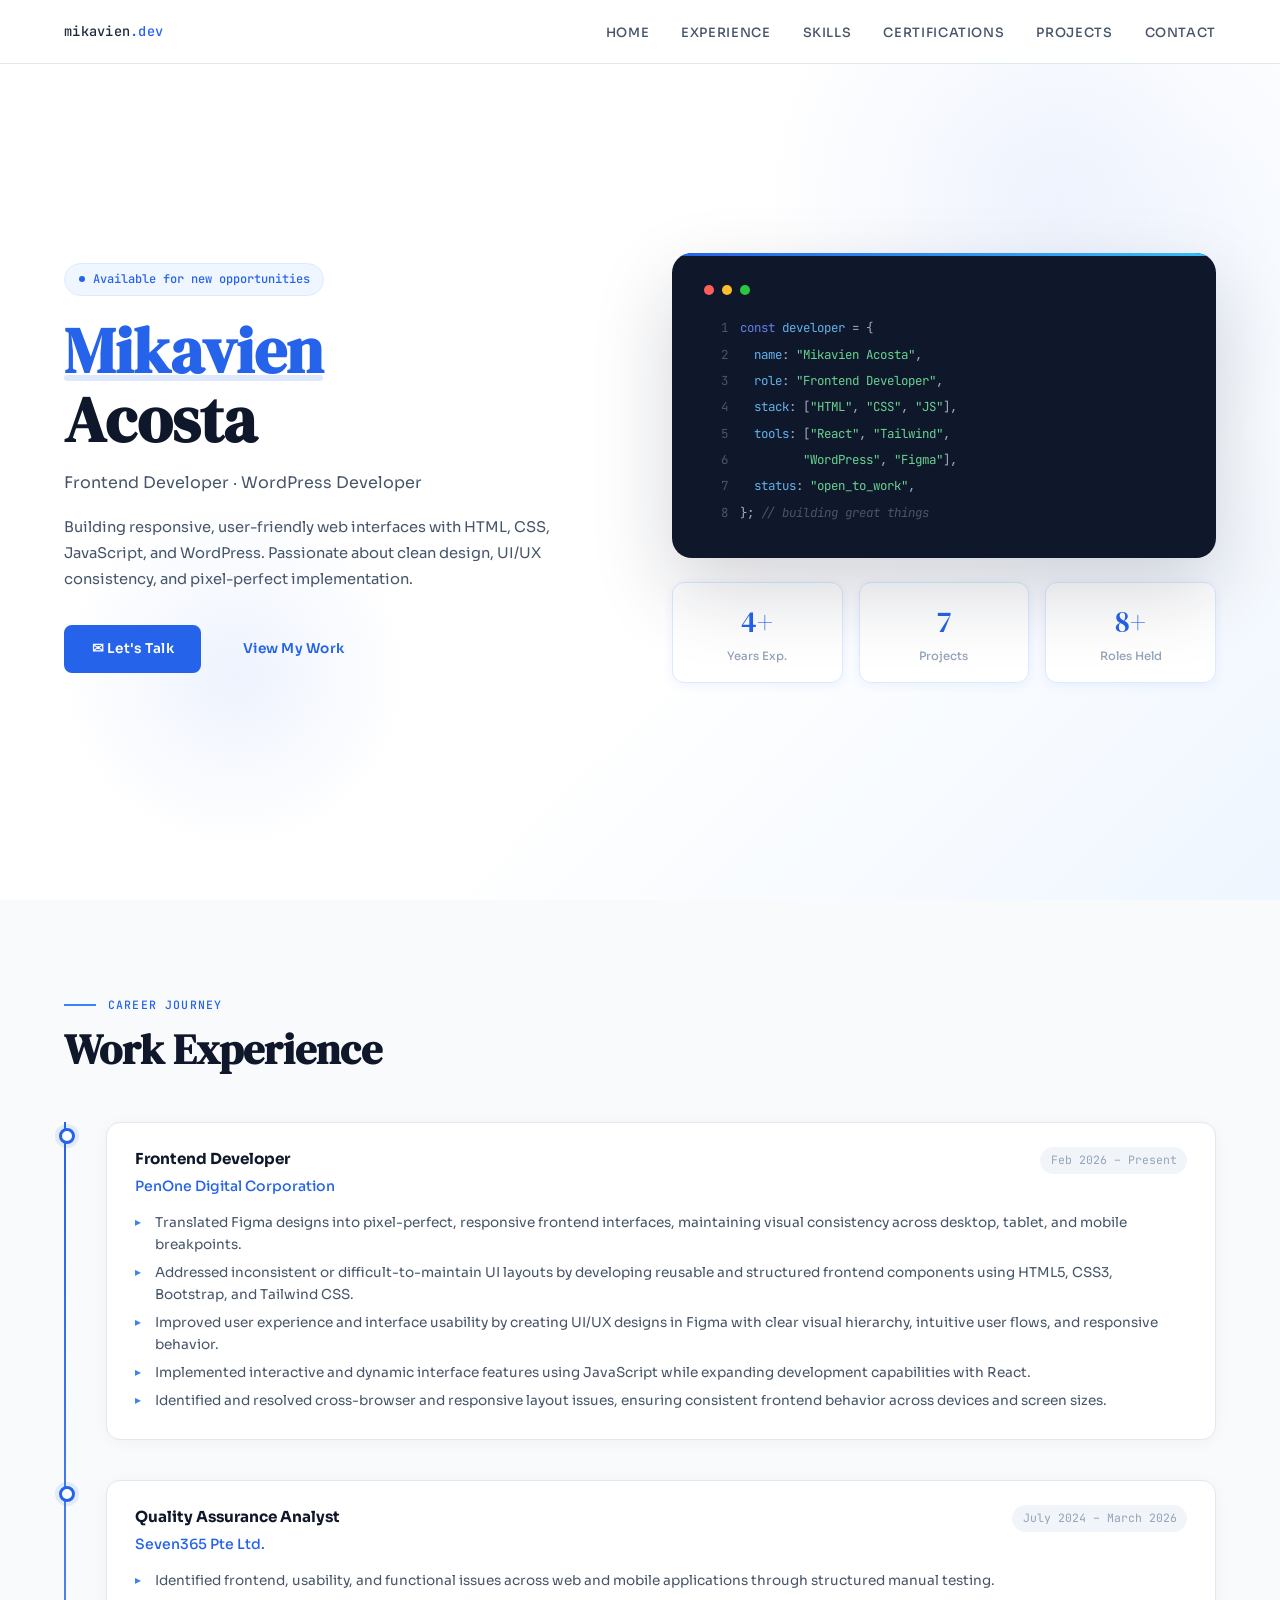
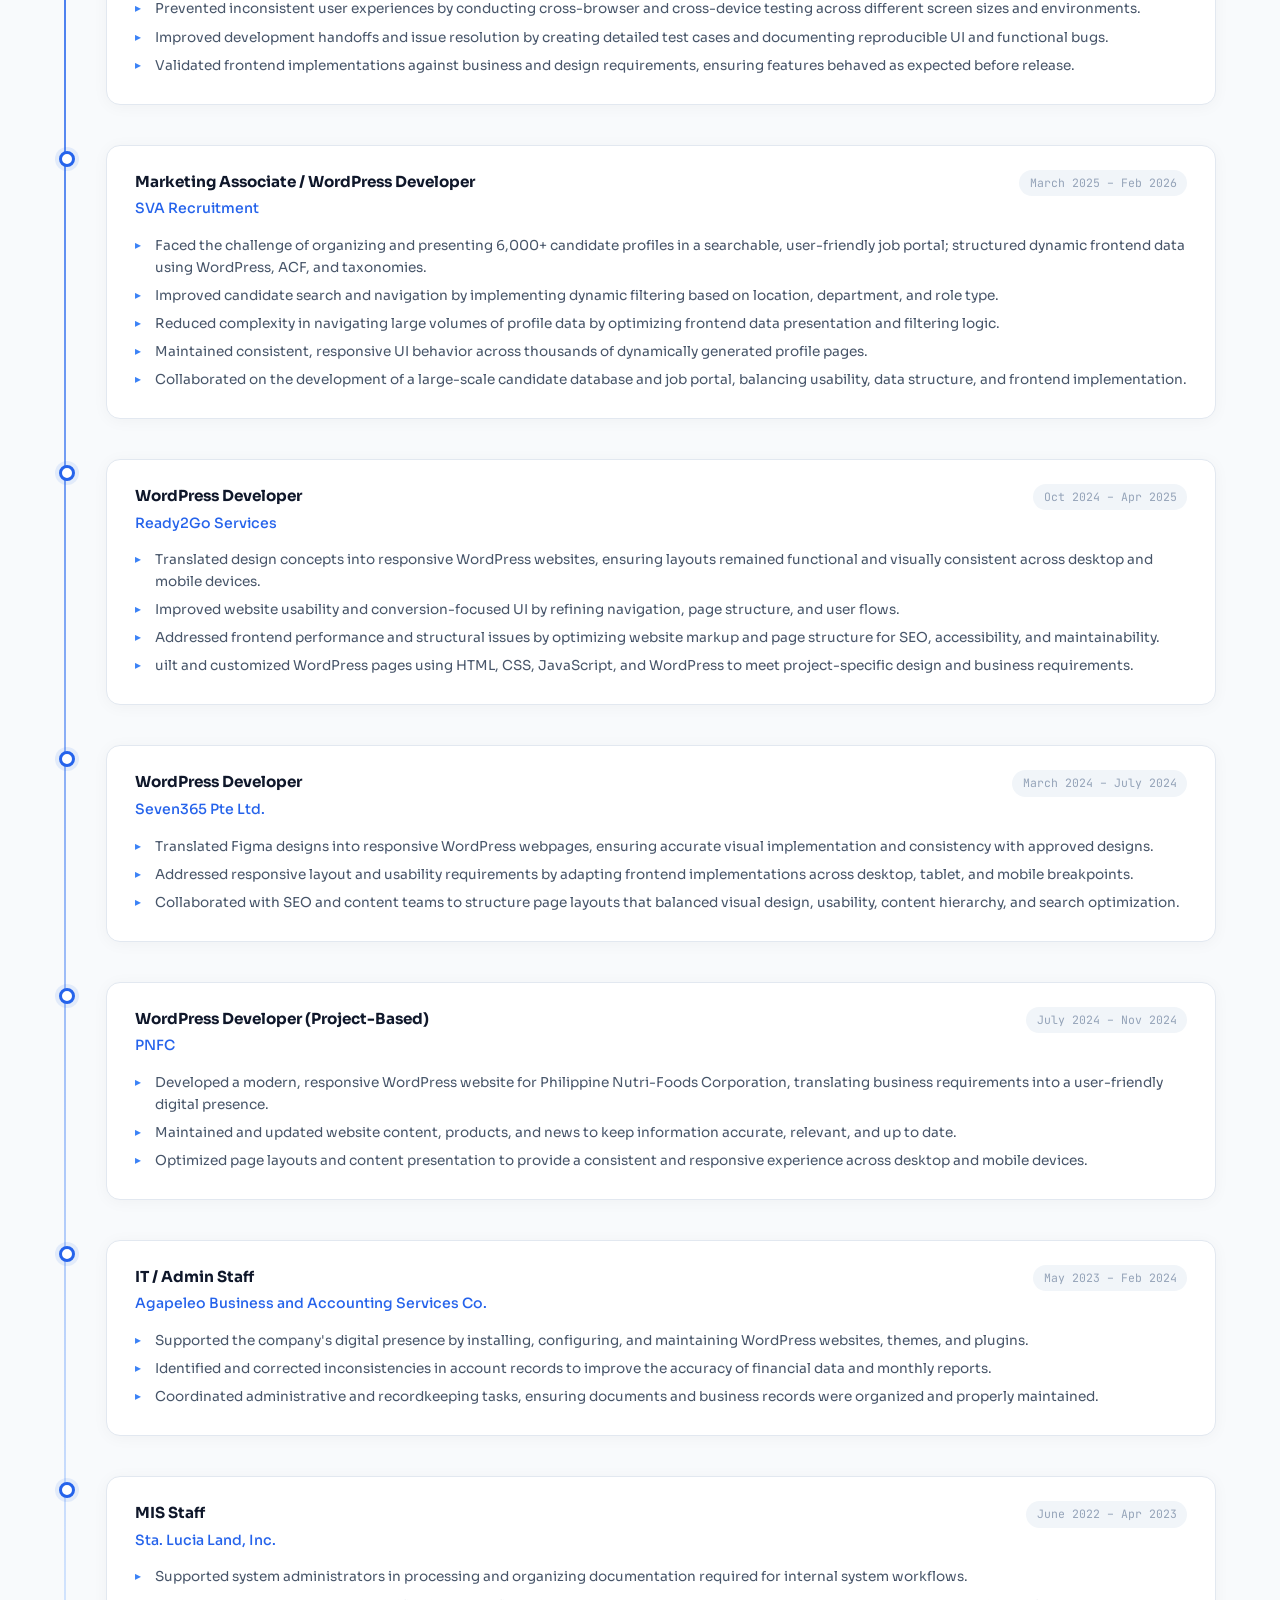
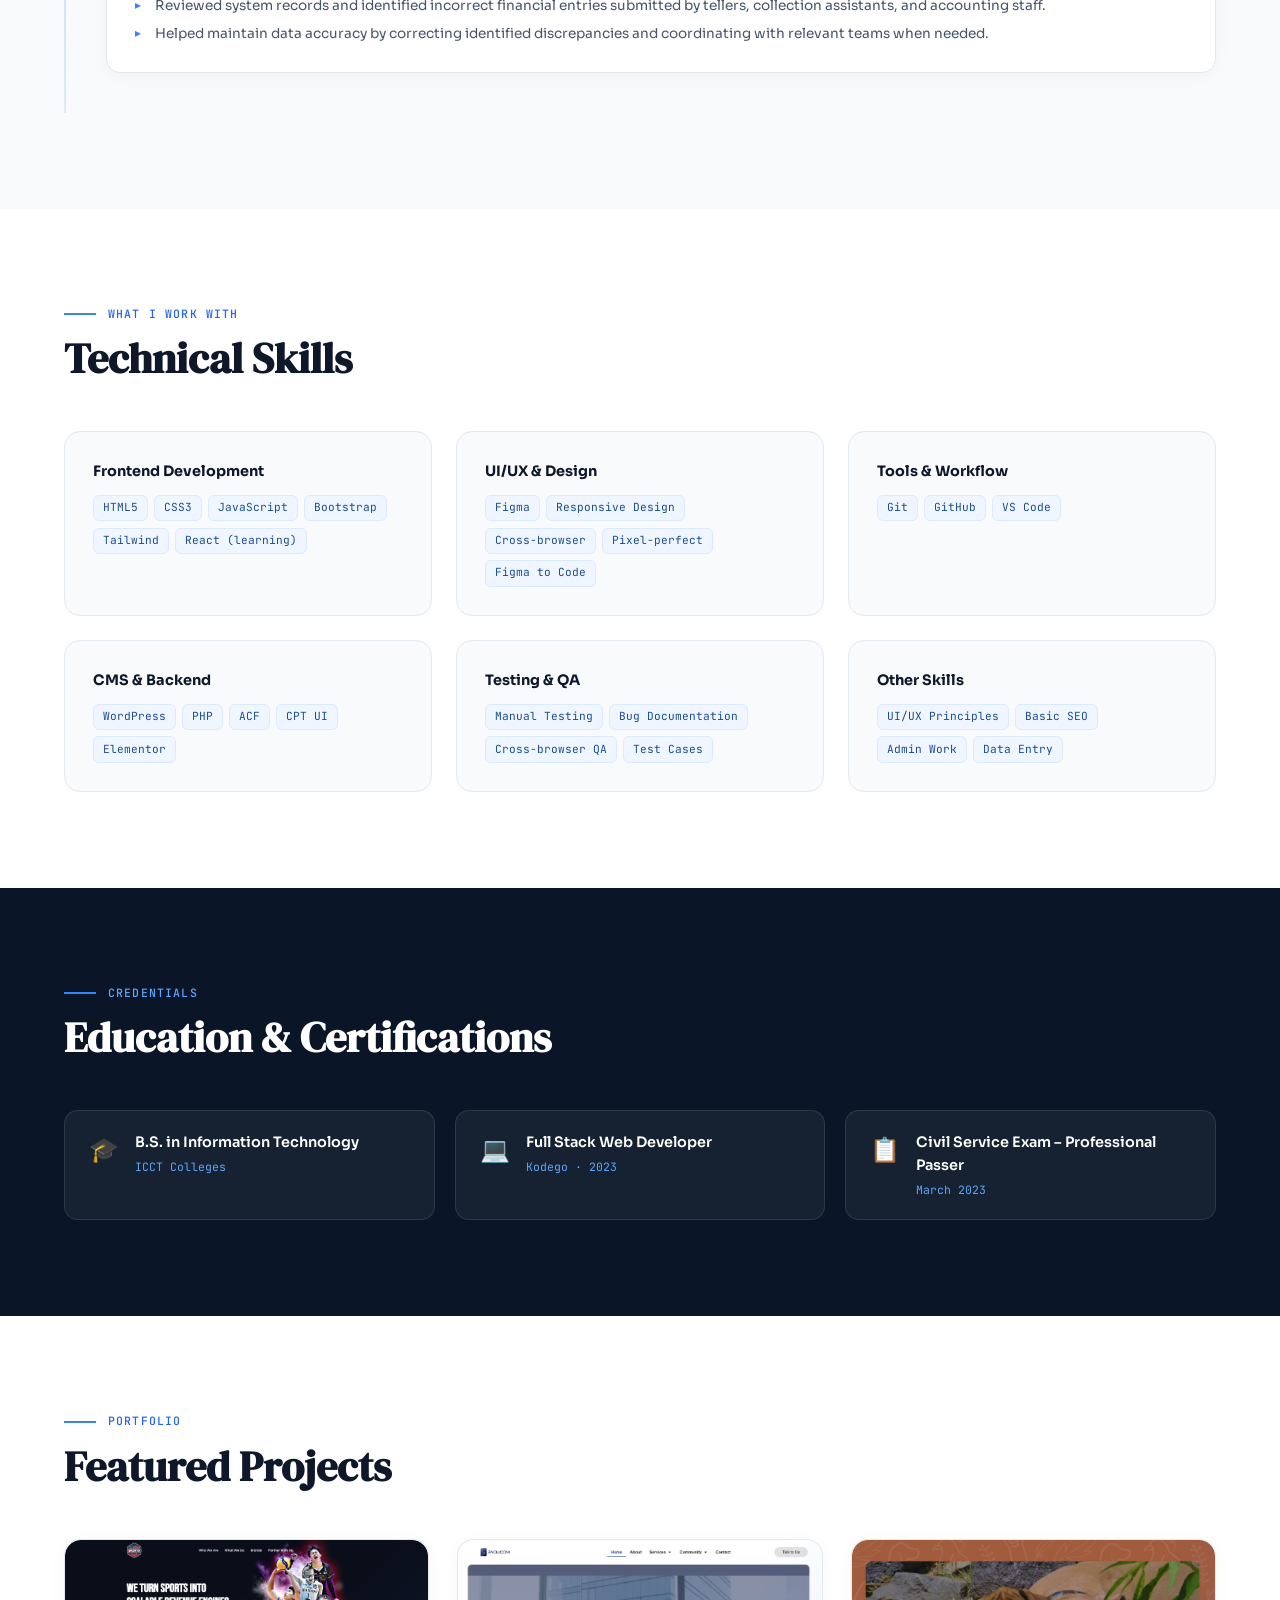
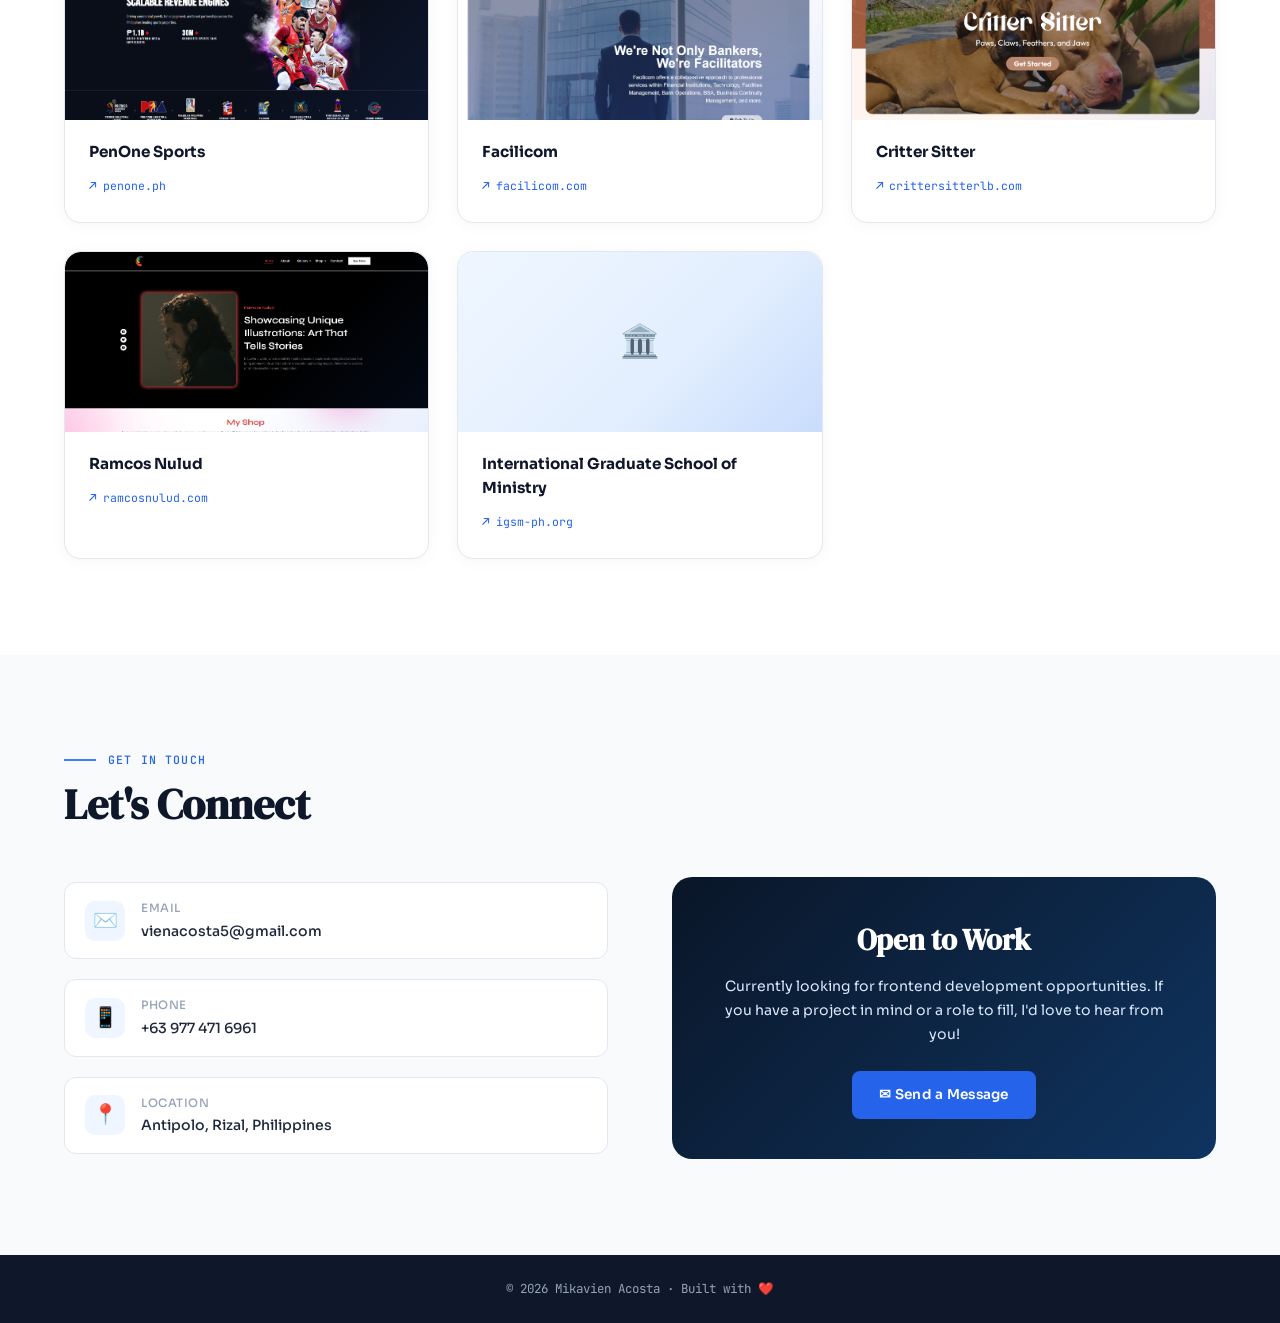
<file: index.html>
<!DOCTYPE html>
<html lang="en">

<head>
  <meta charset="UTF-8" />
  <meta name="viewport" content="width=device-width, initial-scale=1.0" />
  <title>Mikavien Acosta — Frontend Developer</title>
  <link rel="preconnect" href="https://fonts.googleapis.com">
  <link
    href="https://fonts.googleapis.com/css2?family=Sora:wght@300;400;500;600;700;800&family=DM+Serif+Display:ital@0;1&family=JetBrains+Mono:wght@400;500&display=swap"
    rel="stylesheet">
  <link rel="stylesheet" href="portfolio.css">
</head>

<body>

  <!-- NAV -->
  <nav id="navbar">
    <div class="nav-logo"><span>mikavien</span>.dev</div>
    <ul class="nav-links">
      <li><a href="#home">Home</a></li>
      <li><a href="#experience">Experience</a></li>
      <li><a href="#skills">Skills</a></li>
      <li><a href="#certifications">Certifications</a></li>
      <li><a href="#projects">Projects</a></li>
      <li><a href="#contact">Contact</a></li>
    </ul>
  </nav>

  <!-- HERO -->
  <section id="home">
    <div class="hero-bg-circles">
      <span></span><span></span><span></span>
    </div>
    <div class="hero-grid">
      <div class="hero-content">
        <div class="hero-tag">Available for new opportunities</div>
        <h1 class="hero-name">
          <span class="highlight">Mikavien</span><br>Acosta
        </h1>
        <p class="hero-subtitle">Frontend Developer · WordPress Developer</p>
        <p class="hero-summary">
          Building responsive, user-friendly web interfaces with HTML, CSS, JavaScript, and WordPress. Passionate about
          clean design, UI/UX consistency, and pixel-perfect implementation.
        </p>
        <div class="hero-contacts">
          <a href="mailto:vienacosta5@gmail.com" class="btn-primary">✉ Let's Talk</a>
          <a href="#projects" class="btn-outline">View My Work</a>
        </div>
      </div>
      <div class="hero-visual">
        <div class="hero-card">
          <div class="card-header">
            <div class="dot r"></div>
            <div class="dot y"></div>
            <div class="dot g"></div>
          </div>
          <div class="card-line"><span class="line-num">1</span><span class="line-code"><span class="kw">const</span>
              <span class="prop">developer</span> = {</span></div>
          <div class="card-line"><span class="line-num">2</span><span class="line-code">&nbsp;&nbsp;<span
                class="prop">name</span>: <span class="str">"Mikavien Acosta"</span>,</span></div>
          <div class="card-line"><span class="line-num">3</span><span class="line-code">&nbsp;&nbsp;<span
                class="prop">role</span>: <span class="str">"Frontend Developer"</span>,</span></div>
          <div class="card-line"><span class="line-num">4</span><span class="line-code">&nbsp;&nbsp;<span
                class="prop">stack</span>: [<span class="str">"HTML"</span>, <span class="str">"CSS"</span>, <span
                class="str">"JS"</span>],</span></div>
          <div class="card-line"><span class="line-num">5</span><span class="line-code">&nbsp;&nbsp;<span
                class="prop">tools</span>: [<span class="str">"React"</span>, <span
                class="str">"Tailwind"</span>,</span></div>
          <div class="card-line"><span class="line-num">6</span><span
              class="line-code">&nbsp;&nbsp;&nbsp;&nbsp;&nbsp;&nbsp;&nbsp;&nbsp;&nbsp;<span
                class="str">"WordPress"</span>, <span class="str">"Figma"</span>],</span></div>
          <div class="card-line"><span class="line-num">7</span><span class="line-code">&nbsp;&nbsp;<span
                class="prop">status</span>: <span class="str">"open_to_work"</span>,</span></div>
          <div class="card-line"><span class="line-num">8</span><span class="line-code">}; <span class="comment">//
                building great things</span></span></div>
        </div>
        <div class="hero-stats">
          <div class="stat-box">
            <div class="stat-num">4+</div>
            <div class="stat-label">Years Exp.</div>
          </div>
          <div class="stat-box">
            <div class="stat-num">7</div>
            <div class="stat-label">Projects</div>
          </div>
          <div class="stat-box">
            <div class="stat-num">8+</div>
            <div class="stat-label">Roles Held</div>
          </div>
        </div>
      </div>
    </div>
  </section>

  <!-- EXPERIENCE -->
  <section id="experience">
    <div class="section-inner">
      <p class="section-label">Career Journey</p>
      <h2 class="section-title">Work Experience</h2>
      <div class="timeline">

        <div class="exp-item">
          <div class="exp-dot"></div>
          <div class="exp-card">
            <div class="exp-header">
              <div>
                <div class="exp-role">Frontend Developer</div>
                <div class="exp-company">PenOne Digital Corporation</div>
              </div>
              <span class="exp-date">Feb 2026 – Present</span>
            </div>
            <ul class="exp-bullets">
              <li>Translated Figma designs into pixel-perfect, responsive frontend interfaces, maintaining visual consistency across desktop, tablet, and mobile breakpoints.</li>
              <li>Addressed inconsistent or difficult-to-maintain UI layouts by developing reusable and structured frontend components using HTML5, CSS3, Bootstrap, and Tailwind CSS.</li>
              <li>Improved user experience and interface usability by creating UI/UX designs in Figma with clear visual hierarchy, intuitive user flows, and responsive behavior.</li>
              <li>Implemented interactive and dynamic interface features using JavaScript while expanding development capabilities with React.</li>
              <li>Identified and resolved cross-browser and responsive layout issues, ensuring consistent frontend behavior across devices and screen sizes.</li>
            </ul>
          </div>
        </div>

        <div class="exp-item">
          <div class="exp-dot"></div>
          <div class="exp-card">
            <div class="exp-header">
              <div>
                <div class="exp-role">Quality Assurance Analyst</div>
                <div class="exp-company">Seven365 Pte Ltd.</div>
              </div>
              <span class="exp-date">July 2024 – March 2026</span>
            </div>
            <ul class="exp-bullets">
              <li>Identified frontend, usability, and functional issues across web and mobile applications through structured manual testing.</li>
              <li>Prevented inconsistent user experiences by conducting cross-browser and cross-device testing across different screen sizes and environments.</li>
              <li>Improved development handoffs and issue resolution by creating detailed test cases and documenting reproducible UI and functional bugs.</li>
              <li>Validated frontend implementations against business and design requirements, ensuring features behaved as expected before release.</li>
            </ul>
          </div>
        </div>

        <div class="exp-item">
          <div class="exp-dot"></div>
          <div class="exp-card">
            <div class="exp-header">
              <div>
                <div class="exp-role">Marketing Associate / WordPress Developer</div>
                <div class="exp-company">SVA Recruitment</div>
              </div>
              <span class="exp-date">March 2025 – Feb 2026</span>
            </div>
            <ul class="exp-bullets">
              <li>Faced the challenge of organizing and presenting 6,000+ candidate profiles in a searchable, user-friendly job portal; structured dynamic frontend data using WordPress, ACF, and taxonomies.
              </li>
              <li>Improved candidate search and navigation by implementing dynamic filtering based on location, department, and role type.</li>
              <li>Reduced complexity in navigating large volumes of profile data by optimizing frontend data presentation and filtering logic.</li>
              <li>Maintained consistent, responsive UI behavior across thousands of dynamically generated profile pages.</li>
              <li>Collaborated on the development of a large-scale candidate database and job portal, balancing usability, data structure, and frontend implementation.</li>
            </ul>
          </div>
        </div>

        <div class="exp-item">
          <div class="exp-dot"></div>
          <div class="exp-card">
            <div class="exp-header">
              <div>
                <div class="exp-role">WordPress Developer</div>
                <div class="exp-company">Ready2Go Services</div>
              </div>
              <span class="exp-date">Oct 2024 – Apr 2025</span>
            </div>
            <ul class="exp-bullets">
              <li>Translated design concepts into responsive WordPress websites, ensuring layouts remained functional and visually consistent across desktop and mobile devices.</li>
              <li>Improved website usability and conversion-focused UI by refining navigation, page structure, and user flows.</li>
              <li>Addressed frontend performance and structural issues by optimizing website markup and page structure for SEO, accessibility, and maintainability.</li>
              <li>uilt and customized WordPress pages using HTML, CSS, JavaScript, and WordPress to meet project-specific design and business requirements.</li>
            </ul>
          </div>
        </div>

        <div class="exp-item">
          <div class="exp-dot"></div>
          <div class="exp-card">
            <div class="exp-header">
              <div>
                <div class="exp-role">WordPress Developer</div>
                <div class="exp-company">Seven365 Pte Ltd.</div>
              </div>
              <span class="exp-date">March 2024 – July 2024</span>
            </div>
            <ul class="exp-bullets">
              <li>Translated Figma designs into responsive WordPress webpages, ensuring accurate visual implementation and consistency with approved designs.</li>
              <li>Addressed responsive layout and usability requirements by adapting frontend implementations across desktop, tablet, and mobile breakpoints.</li>
              <li>Collaborated with SEO and content teams to structure page layouts that balanced visual design, usability, content hierarchy, and search optimization.</li>
            </ul>
          </div>
        </div>

        <div class="exp-item">
          <div class="exp-dot"></div>
          <div class="exp-card">
            <div class="exp-header">
              <div>
                <div class="exp-role">WordPress Developer (Project-Based)</div>
                <div class="exp-company">PNFC</div>
              </div>
              <span class="exp-date">July 2024 – Nov 2024</span>
            </div>
            <ul class="exp-bullets">
              <li>Developed a modern, responsive WordPress website for Philippine Nutri-Foods Corporation, translating business requirements into a user-friendly digital presence.</li>
      <li>Maintained and updated website content, products, and news to keep information accurate, relevant, and up to date.</li>
      <li>Optimized page layouts and content presentation to provide a consistent and responsive experience across desktop and mobile devices.</li>
          </div>
        </div>

        <div class="exp-item">
          <div class="exp-dot"></div>
          <div class="exp-card">
            <div class="exp-header">
              <div>
                <div class="exp-role">IT / Admin Staff</div>
                <div class="exp-company">Agapeleo Business and Accounting Services Co.</div>
              </div>
              <span class="exp-date">May 2023 – Feb 2024</span>
            </div>
            <ul class="exp-bullets">
              <li>Supported the company's digital presence by installing, configuring, and maintaining WordPress websites, themes, and plugins.</li>
      <li>Identified and corrected inconsistencies in account records to improve the accuracy of financial data and monthly reports.</li>
      <li>Coordinated administrative and recordkeeping tasks, ensuring documents and business records were organized and properly maintained.</li>
            </ul>
          </div>
        </div>

        <div class="exp-item">
          <div class="exp-dot"></div>
          <div class="exp-card">
            <div class="exp-header">
              <div>
                <div class="exp-role">MIS Staff</div>
                <div class="exp-company">Sta. Lucia Land, Inc.</div>
              </div>
              <span class="exp-date">June 2022 – Apr 2023</span>
            </div>
            <ul class="exp-bullets">
              <li>Supported system administrators in processing and organizing documentation required for internal system workflows.</li>
      <li>Reviewed system records and identified incorrect financial entries submitted by tellers, collection assistants, and accounting staff.</li>
      <li>Helped maintain data accuracy by correcting identified discrepancies and coordinating with relevant teams when needed.</li>
    </ul>
            </ul>
          </div>
        </div>

      </div>
    </div>
  </section>

  <!-- SKILLS -->
  <section id="skills">
    <div class="section-inner">
      <p class="section-label">What I Work With</p>
      <h2 class="section-title">Technical Skills</h2>
      <div class="skills-grid">
        <div class="skill-card">
          <div class="skill-name">Frontend Development</div>
          <div class="skill-tags">
            <span class="tag">HTML5</span>
            <span class="tag">CSS3</span>
            <span class="tag">JavaScript</span>
            <span class="tag">Bootstrap</span>
            <span class="tag">Tailwind</span>
            <span class="tag">React (learning)</span>
          </div>
        </div>
        <div class="skill-card">
          <div class="skill-name">UI/UX & Design</div>
          <div class="skill-tags">
            <span class="tag">Figma</span>
            <span class="tag">Responsive Design</span>
            <span class="tag">Cross-browser</span>
            <span class="tag">Pixel-perfect</span>
            <span class="tag">Figma to Code</span>
          </div>
        </div>
        <div class="skill-card">
          <div class="skill-name">Tools & Workflow</div>
          <div class="skill-tags">
            <span class="tag">Git</span>
            <span class="tag">GitHub</span>
            <span class="tag">VS Code</span>
          </div>
        </div>
        <div class="skill-card">
          <div class="skill-name">CMS & Backend</div>
          <div class="skill-tags">
            <span class="tag">WordPress</span>
            <span class="tag">PHP</span>
            <span class="tag">ACF</span>
            <span class="tag">CPT UI</span>
            <span class="tag">Elementor</span>
          </div>
        </div>
        <div class="skill-card">
          <div class="skill-name">Testing & QA</div>
          <div class="skill-tags">
            <span class="tag">Manual Testing</span>
            <span class="tag">Bug Documentation</span>
            <span class="tag">Cross-browser QA</span>
            <span class="tag">Test Cases</span>
          </div>
        </div>
        <div class="skill-card">
          <div class="skill-name">Other Skills</div>
          <div class="skill-tags">
            <span class="tag">UI/UX Principles</span>
            <span class="tag">Basic SEO</span>
            <span class="tag">Admin Work</span>
            <span class="tag">Data Entry</span>
          </div>
        </div>
      </div>
    </div>
  </section>

  <!-- CERTIFICATIONS -->
  <section id="certifications">
    <div class="section-inner">
      <p class="section-label">Credentials</p>
      <h2 class="section-title">Education &amp; Certifications</h2>
      <div class="cert-grid">
        <div class="cert-item">
          <div class="cert-icon">🎓</div>
          <div>
            <div class="cert-name">B.S. in Information Technology</div>
            <div class="cert-date">ICCT Colleges</div>
          </div>
        </div>
        <div class="cert-item">
          <div class="cert-icon">💻</div>
          <div>
            <div class="cert-name">Full Stack Web Developer</div>
            <div class="cert-date">Kodego · 2023</div>
          </div>
        </div>
        <div class="cert-item">
          <div class="cert-icon">📋</div>
          <div>
            <div class="cert-name">Civil Service Exam – Professional Passer</div>
            <div class="cert-date">March 2023</div>
          </div>
        </div>
      </div>
    </div>
  </section>

  <!-- PROJECTS -->
  <section id="projects">
    <div class="section-inner">
      <p class="section-label">Portfolio</p>
      <h2 class="section-title">Featured Projects</h2>
      <div class="projects-grid">

        <div class="project-card">
          <div class="project-thumb-placeholder"><img src="img/penone.png" alt="PenOne project"></div>
          <div class="project-body">
            <div class="project-name">PenOne Sports</div>
            <a href="https://penone.ph/" class="project-url" target="_blank">penone.ph</a>
          </div>
        </div>


        <div class="project-card">
          <div class="project-thumb-placeholder"><img src="img/facilicom.png" alt="Facilicom project"></div>
          <div class="project-body">
            <div class="project-name">Facilicom</div>
            <a href="https://facilicomllc.com/" class="project-url" target="_blank">facilicom.com</a>
          </div>
        </div>

        <div class="project-card">
          <div class="project-thumb-placeholder"><img src="img/critter.png" alt="Critter Sitter project"></div>
          <div class="project-body">
            <div class="project-name">Critter Sitter</div>
            <a href="http://crittersitterlb.com/" class="project-url"
              target="_blank">crittersitterlb.com</a>
          </div>
        </div>

        <div class="project-card">
          <div class="project-thumb-placeholder"><img src="img/ramcos.png" alt="Ramcos project"></div>
          <div class="project-body">
            <div class="project-name">Ramcos Nulud</div>
            <a href="https://ramcosnulud.com/" class="project-url" target="_blank">ramcosnulud.com</a>
          </div>
        </div>

        <div class="project-card">
          <div class="project-thumb-placeholder">🏛️</div>
          <div class="project-body">
            <div class="project-name">International Graduate School of Ministry</div>
            <a href="https://igsm-ph.org/" class="project-url" target="_blank">igsm-ph.org</a>
          </div>
        </div>

      </div>
    </div>
  </section>

  <!-- CONTACT -->
  <section id="contact">
    <div class="section-inner">
      <p class="section-label">Get In Touch</p>
      <h2 class="section-title">Let's Connect</h2>
      <div class="contact-grid">
        <div class="contact-info">
          <a href="mailto:vienacosta5@gmail.com" class="contact-item">
            <div class="contact-icon">✉️</div>
            <div>
              <div class="contact-label">Email</div>
              <div class="contact-value">vienacosta5@gmail.com</div>
            </div>
          </a>
          <a href="tel:+639774716961" class="contact-item">
            <div class="contact-icon">📱</div>
            <div>
              <div class="contact-label">Phone</div>
              <div class="contact-value">+63 977 471 6961</div>
            </div>
          </a>
          <div class="contact-item" style="cursor:default;">
            <div class="contact-icon">📍</div>
            <div>
              <div class="contact-label">Location</div>
              <div class="contact-value">Antipolo, Rizal, Philippines</div>
            </div>
          </div>
        </div>
        <div class="contact-cta">
          <h3>Open to Work</h3>
          <p>Currently looking for frontend development opportunities. If you have a project in mind or a role to fill,
            I'd love to hear from you!</p>
          <a href="mailto:vienacosta5@gmail.com" class="btn-primary" style="display:inline-flex;margin:0 auto;">✉ Send a
            Message</a>
        </div>
      </div>
    </div>
  </section>

  <footer>
    <p>© 2026 Mikavien Acosta · Built with ❤️ </p>
  </footer>

  <script>
    // Navbar scroll
    const nav = document.getElementById('navbar');
    window.addEventListener('scroll', () => {
      nav.classList.toggle('scrolled', window.scrollY > 20);
    });

    // Scroll reveal
    const observer = new IntersectionObserver((entries) => {
      entries.forEach((entry, i) => {
        if (entry.isIntersecting) {
          setTimeout(() => {
            entry.target.classList.add('visible');
          }, (entry.target.dataset.delay || 0));
          observer.unobserve(entry.target);
        }
      });
    }, { threshold: 0.1 });

    // Observe exp items with stagger
    document.querySelectorAll('.exp-item').forEach((el, i) => {
      el.dataset.delay = i * 80;
      observer.observe(el);
    });

    // Observe skill cards with stagger
    document.querySelectorAll('.skill-card').forEach((el, i) => {
      el.style.transitionDelay = `${i * 60}ms`;
      observer.observe(el);
    });

    // Observe cert items
    document.querySelectorAll('.cert-item').forEach((el, i) => {
      el.style.transitionDelay = `${i * 80}ms`;
      observer.observe(el);
    });

    // Observe project cards
    document.querySelectorAll('.project-card').forEach((el, i) => {
      el.style.transitionDelay = `${i * 80}ms`;
      observer.observe(el);
    });

    // Observe reveal
    document.querySelectorAll('.reveal').forEach(el => observer.observe(el));
  </script>
</body>

</html>
</file>
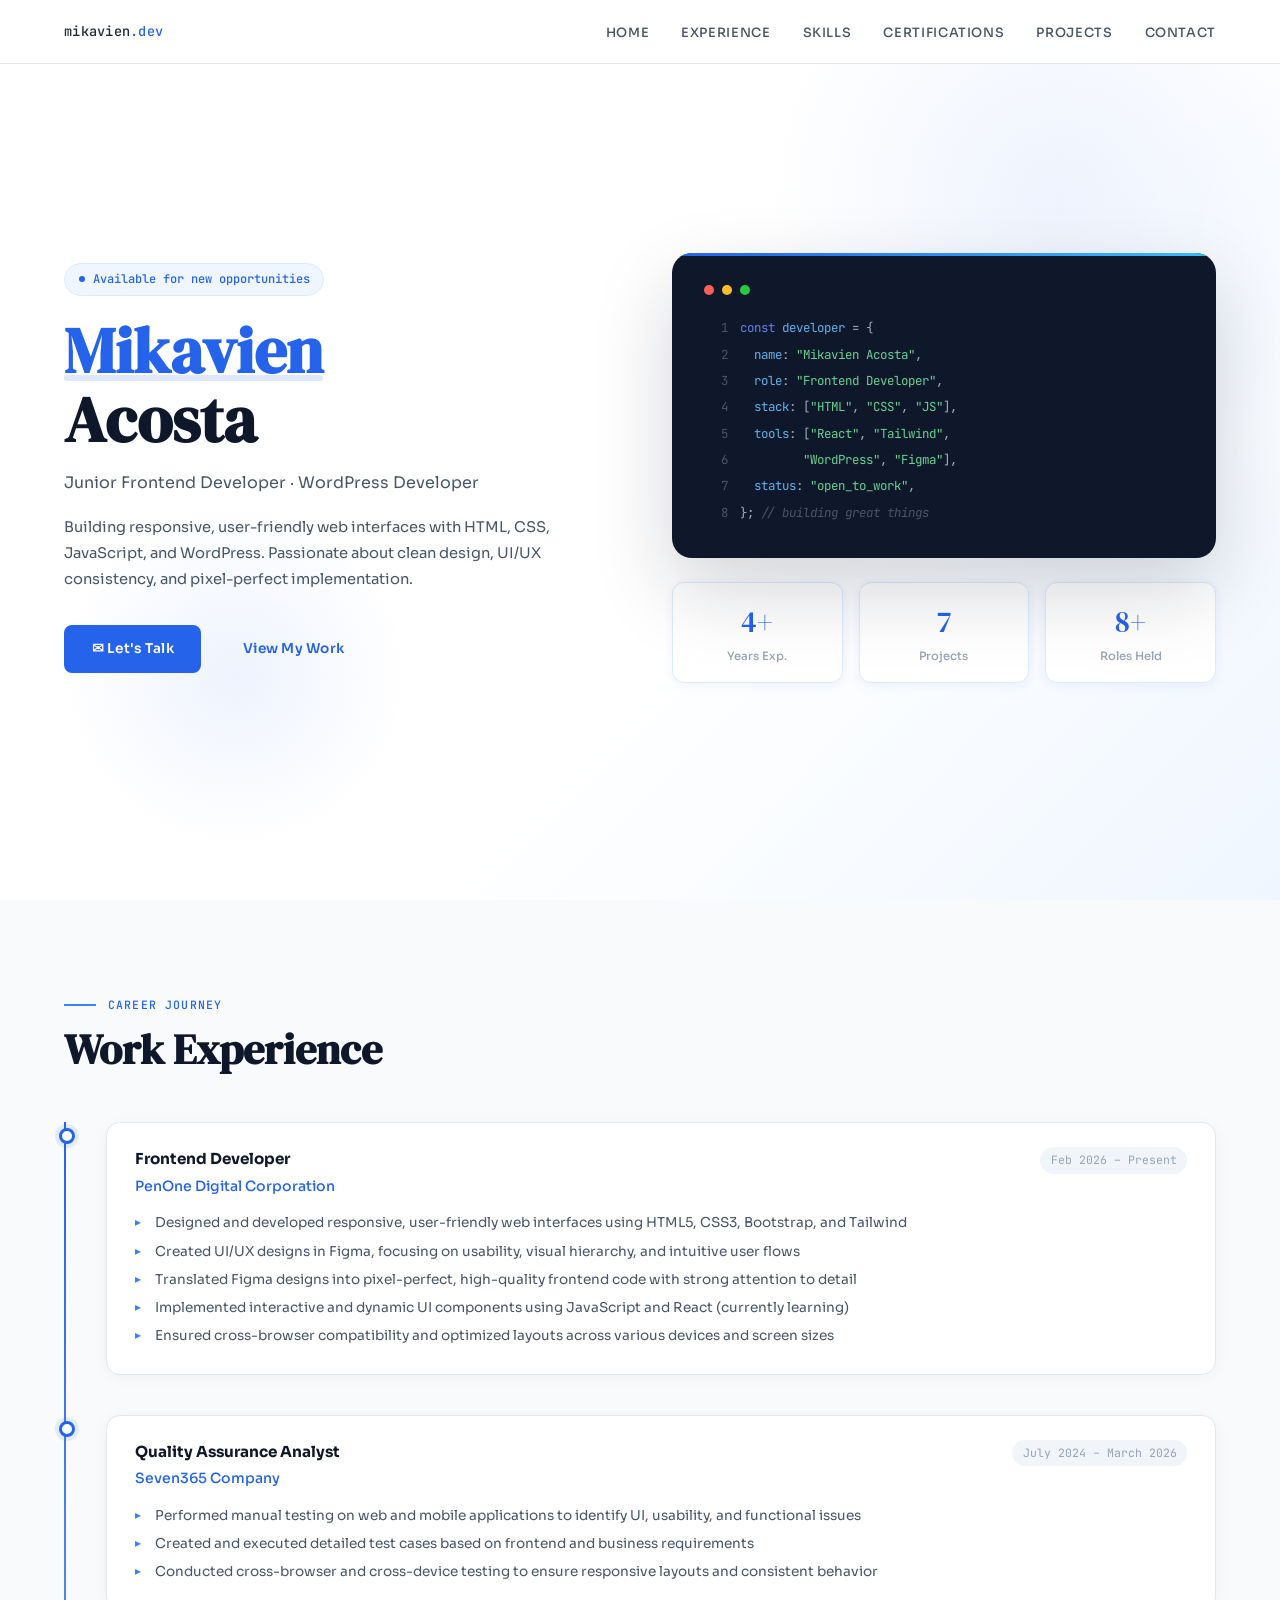
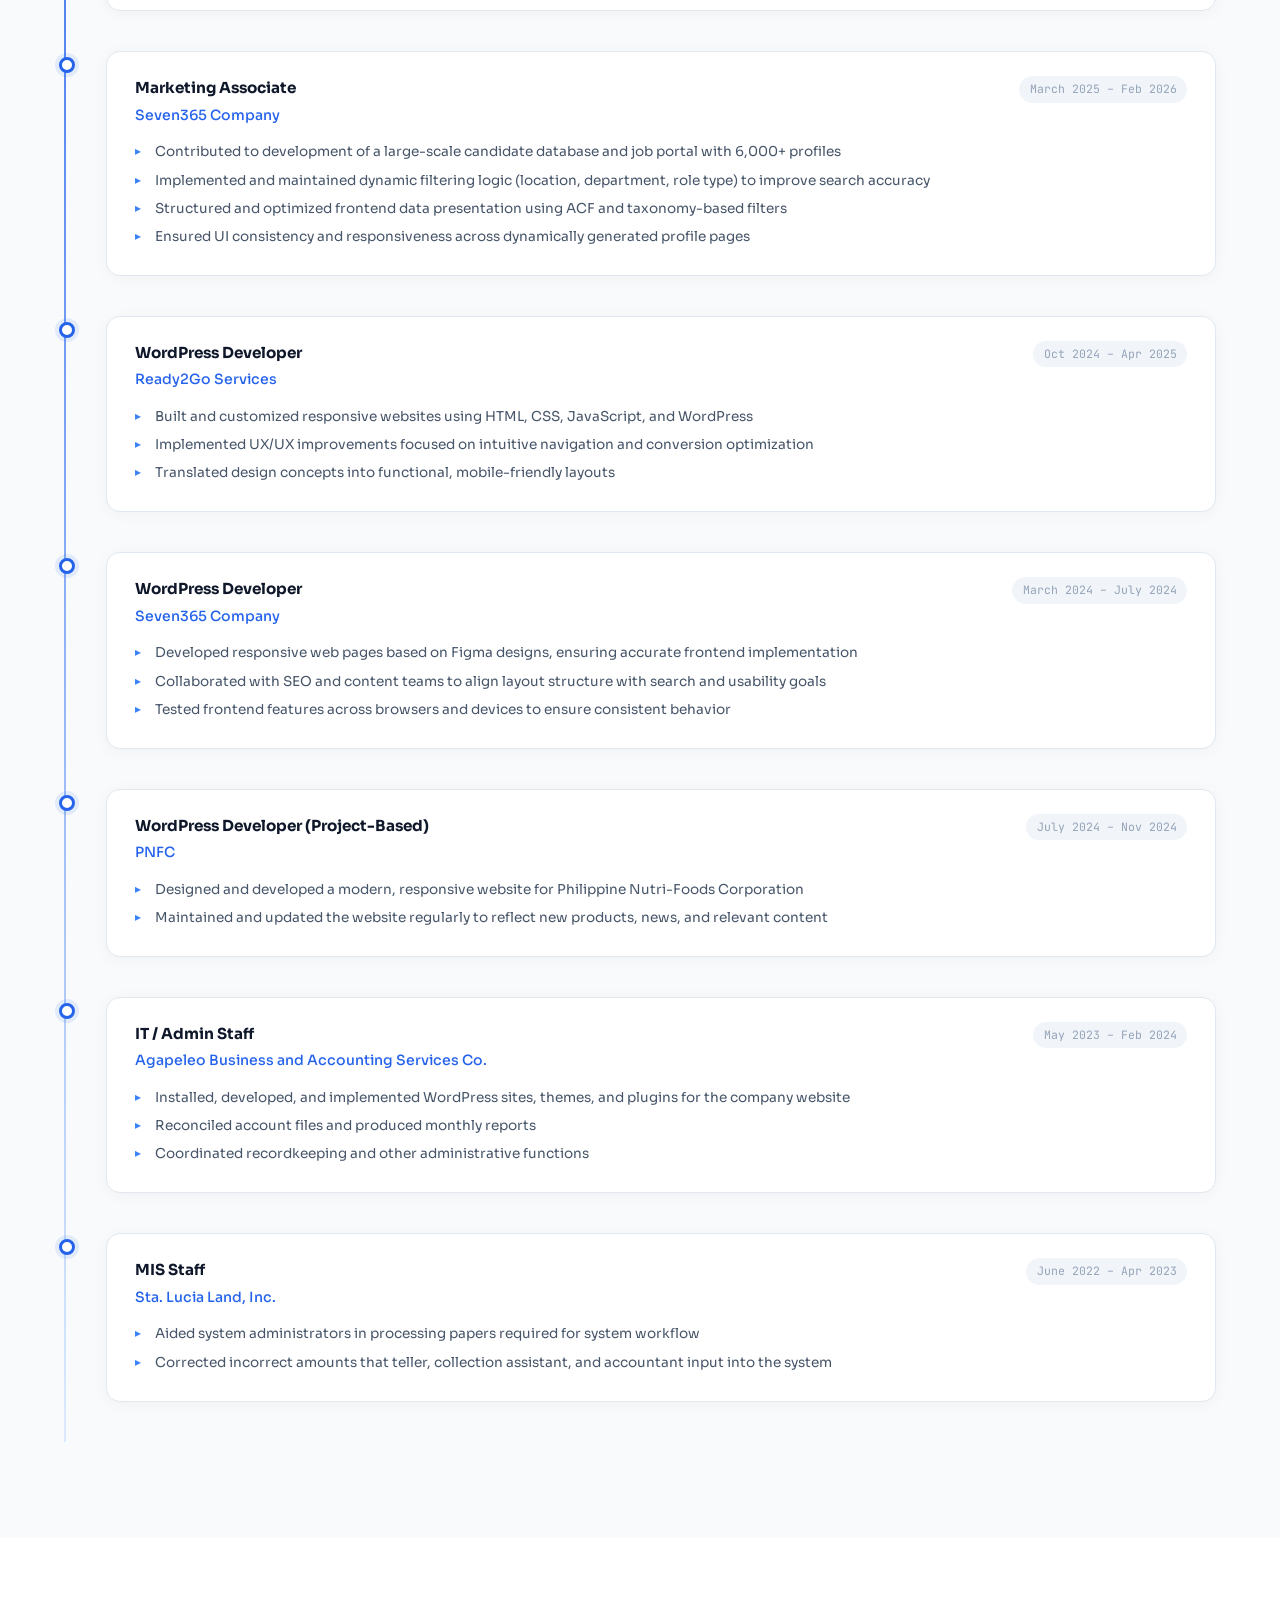
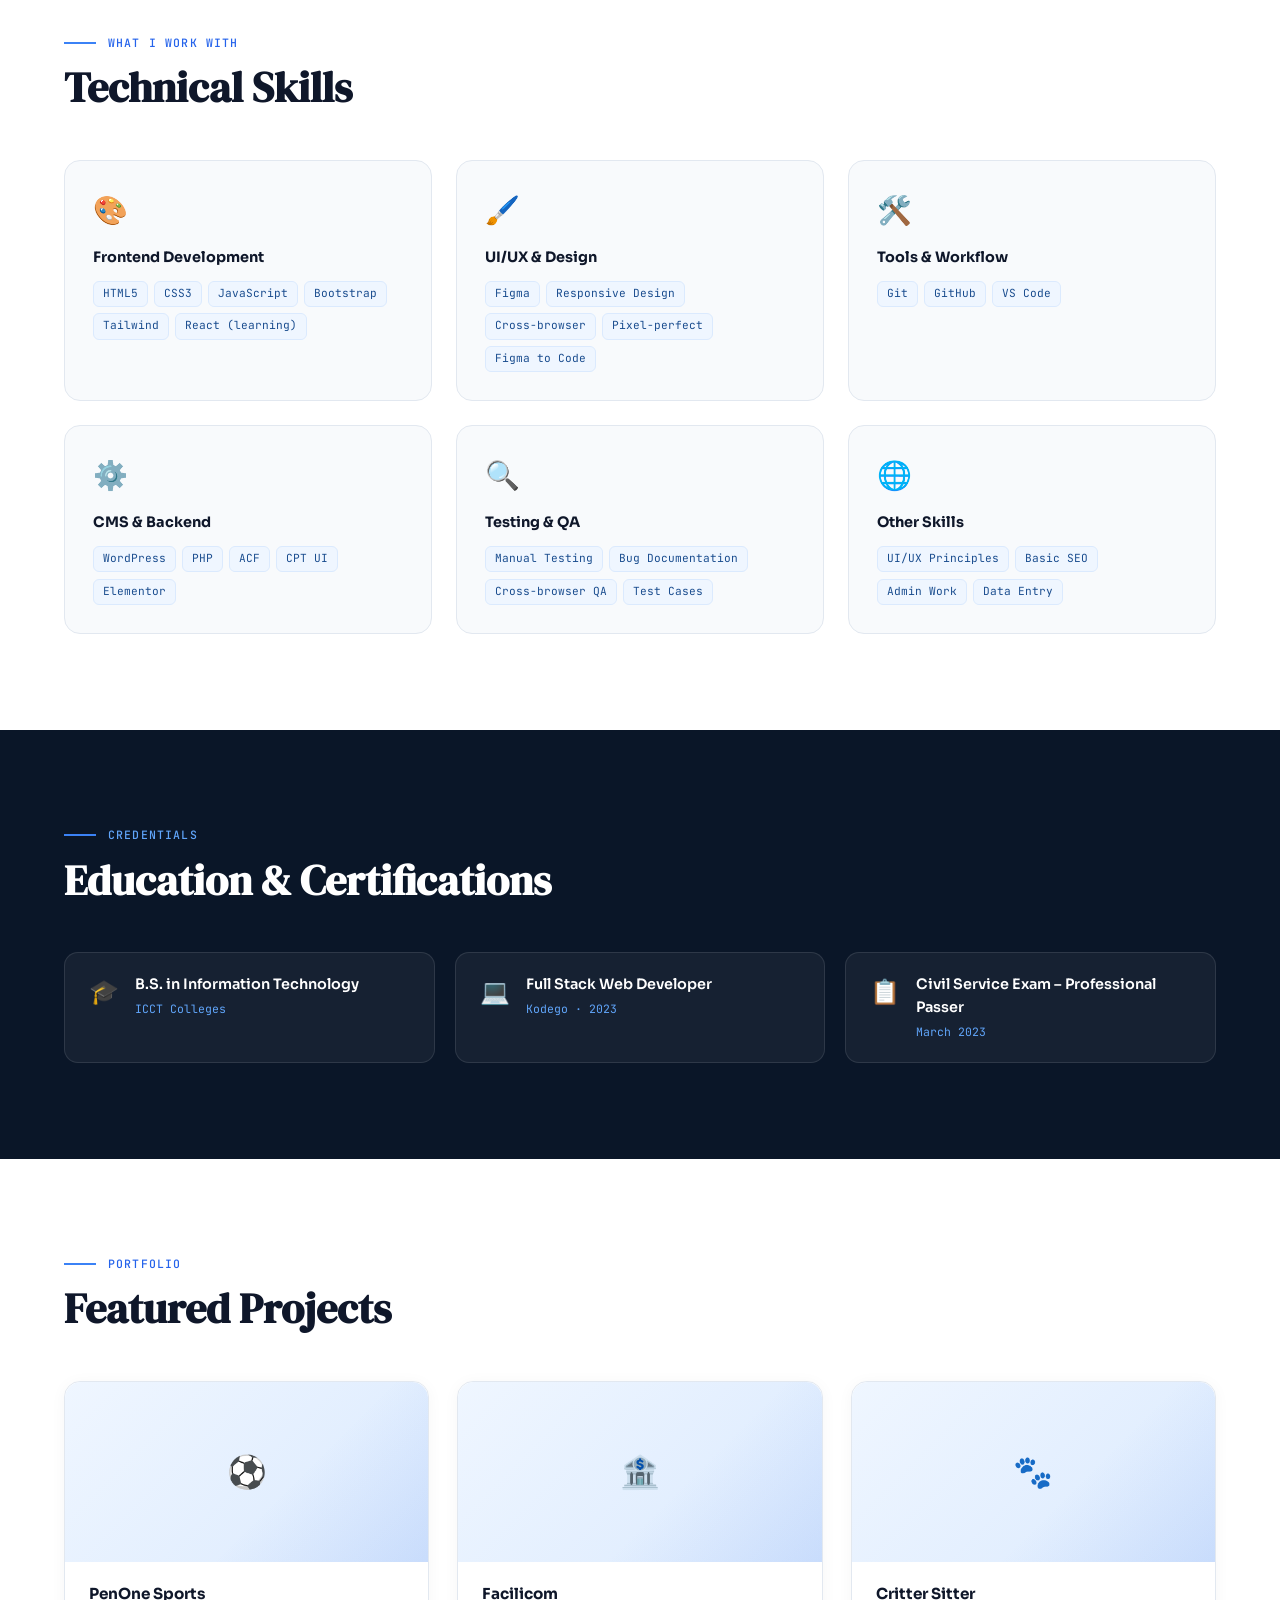
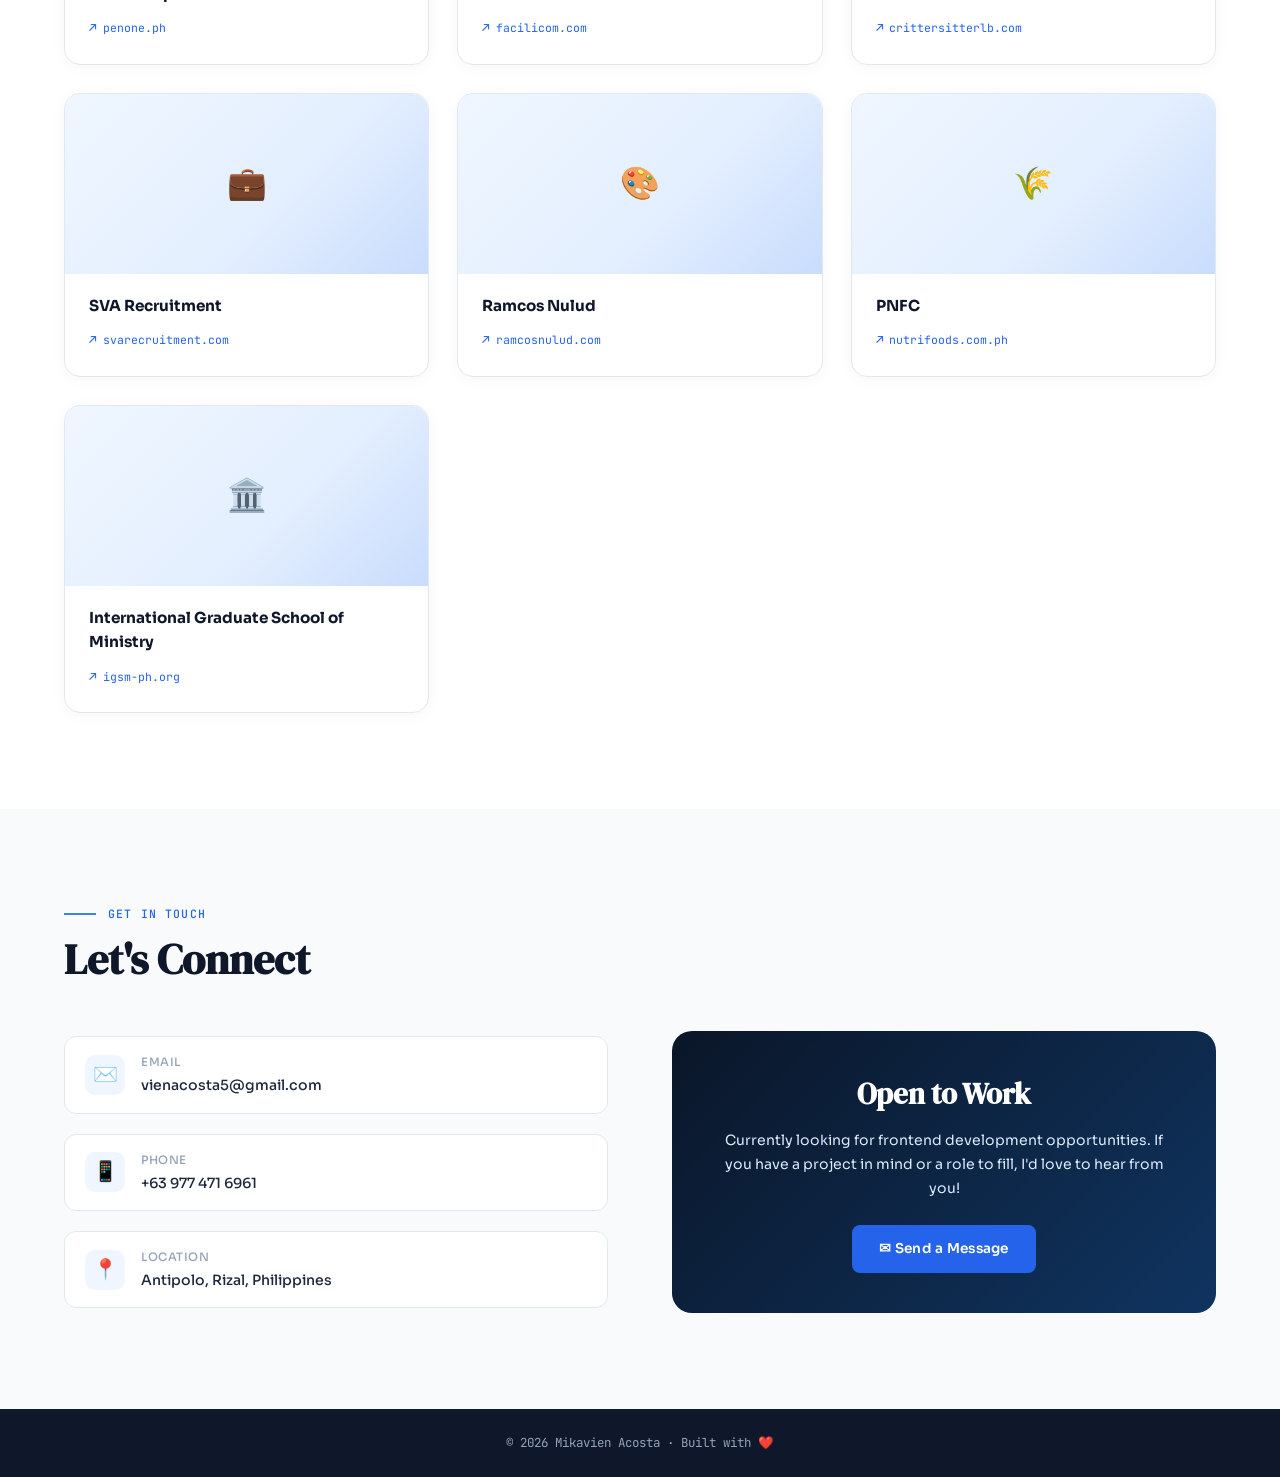
<file: portfolio.html>
<!DOCTYPE html>
<html lang="en">

<head>
  <meta charset="UTF-8" />
  <meta name="viewport" content="width=device-width, initial-scale=1.0" />
  <title>Mikavien Acosta — Frontend Developer</title>
  <link rel="preconnect" href="https://fonts.googleapis.com">
  <link
    href="https://fonts.googleapis.com/css2?family=Sora:wght@300;400;500;600;700;800&family=DM+Serif+Display:ital@0;1&family=JetBrains+Mono:wght@400;500&display=swap"
    rel="stylesheet">
  <link rel="stylesheet" href="portfolio.css">
</head>

<body>

  <!-- NAV -->
  <nav id="navbar">
    <div class="nav-logo"><span>mikavien</span>.dev</div>
    <ul class="nav-links">
      <li><a href="#home">Home</a></li>
      <li><a href="#experience">Experience</a></li>
      <li><a href="#skills">Skills</a></li>
      <li><a href="#certifications">Certifications</a></li>
      <li><a href="#projects">Projects</a></li>
      <li><a href="#contact">Contact</a></li>
    </ul>
  </nav>

  <!-- HERO -->
  <section id="home">
    <div class="hero-bg-circles">
      <span></span><span></span><span></span>
    </div>
    <div class="hero-grid">
      <div class="hero-content">
        <div class="hero-tag">Available for new opportunities</div>
        <h1 class="hero-name">
          <span class="highlight">Mikavien</span><br>Acosta
        </h1>
        <p class="hero-subtitle">Junior Frontend Developer · WordPress Developer</p>
        <p class="hero-summary">
          Building responsive, user-friendly web interfaces with HTML, CSS, JavaScript, and WordPress. Passionate about
          clean design, UI/UX consistency, and pixel-perfect implementation.
        </p>
        <div class="hero-contacts">
          <a href="mailto:vienacosta5@gmail.com" class="btn-primary">✉ Let's Talk</a>
          <a href="#projects" class="btn-outline">View My Work</a>
        </div>
      </div>
      <div class="hero-visual">
        <div class="hero-card">
          <div class="card-header">
            <div class="dot r"></div>
            <div class="dot y"></div>
            <div class="dot g"></div>
          </div>
          <div class="card-line"><span class="line-num">1</span><span class="line-code"><span class="kw">const</span>
              <span class="prop">developer</span> = {</span></div>
          <div class="card-line"><span class="line-num">2</span><span class="line-code">&nbsp;&nbsp;<span
                class="prop">name</span>: <span class="str">"Mikavien Acosta"</span>,</span></div>
          <div class="card-line"><span class="line-num">3</span><span class="line-code">&nbsp;&nbsp;<span
                class="prop">role</span>: <span class="str">"Frontend Developer"</span>,</span></div>
          <div class="card-line"><span class="line-num">4</span><span class="line-code">&nbsp;&nbsp;<span
                class="prop">stack</span>: [<span class="str">"HTML"</span>, <span class="str">"CSS"</span>, <span
                class="str">"JS"</span>],</span></div>
          <div class="card-line"><span class="line-num">5</span><span class="line-code">&nbsp;&nbsp;<span
                class="prop">tools</span>: [<span class="str">"React"</span>, <span
                class="str">"Tailwind"</span>,</span></div>
          <div class="card-line"><span class="line-num">6</span><span
              class="line-code">&nbsp;&nbsp;&nbsp;&nbsp;&nbsp;&nbsp;&nbsp;&nbsp;&nbsp;<span
                class="str">"WordPress"</span>, <span class="str">"Figma"</span>],</span></div>
          <div class="card-line"><span class="line-num">7</span><span class="line-code">&nbsp;&nbsp;<span
                class="prop">status</span>: <span class="str">"open_to_work"</span>,</span></div>
          <div class="card-line"><span class="line-num">8</span><span class="line-code">}; <span class="comment">//
                building great things</span></span></div>
        </div>
        <div class="hero-stats">
          <div class="stat-box">
            <div class="stat-num">4+</div>
            <div class="stat-label">Years Exp.</div>
          </div>
          <div class="stat-box">
            <div class="stat-num">7</div>
            <div class="stat-label">Projects</div>
          </div>
          <div class="stat-box">
            <div class="stat-num">8+</div>
            <div class="stat-label">Roles Held</div>
          </div>
        </div>
      </div>
    </div>
  </section>

  <!-- EXPERIENCE -->
  <section id="experience">
    <div class="section-inner">
      <p class="section-label">Career Journey</p>
      <h2 class="section-title">Work Experience</h2>
      <div class="timeline">

        <div class="exp-item">
          <div class="exp-dot"></div>
          <div class="exp-card">
            <div class="exp-header">
              <div>
                <div class="exp-role">Frontend Developer</div>
                <div class="exp-company">PenOne Digital Corporation</div>
              </div>
              <span class="exp-date">Feb 2026 – Present</span>
            </div>
            <ul class="exp-bullets">
              <li>Designed and developed responsive, user-friendly web interfaces using HTML5, CSS3, Bootstrap, and
                Tailwind</li>
              <li>Created UI/UX designs in Figma, focusing on usability, visual hierarchy, and intuitive user flows</li>
              <li>Translated Figma designs into pixel-perfect, high-quality frontend code with strong attention to
                detail</li>
              <li>Implemented interactive and dynamic UI components using JavaScript and React (currently learning)</li>
              <li>Ensured cross-browser compatibility and optimized layouts across various devices and screen sizes</li>
            </ul>
          </div>
        </div>

        <div class="exp-item">
          <div class="exp-dot"></div>
          <div class="exp-card">
            <div class="exp-header">
              <div>
                <div class="exp-role">Quality Assurance Analyst</div>
                <div class="exp-company">Seven365 Company</div>
              </div>
              <span class="exp-date">July 2024 – March 2026</span>
            </div>
            <ul class="exp-bullets">
              <li>Performed manual testing on web and mobile applications to identify UI, usability, and functional
                issues</li>
              <li>Created and executed detailed test cases based on frontend and business requirements</li>
              <li>Conducted cross-browser and cross-device testing to ensure responsive layouts and consistent behavior
              </li>
            </ul>
          </div>
        </div>

        <div class="exp-item">
          <div class="exp-dot"></div>
          <div class="exp-card">
            <div class="exp-header">
              <div>
                <div class="exp-role">Marketing Associate</div>
                <div class="exp-company">Seven365 Company</div>
              </div>
              <span class="exp-date">March 2025 – Feb 2026</span>
            </div>
            <ul class="exp-bullets">
              <li>Contributed to development of a large-scale candidate database and job portal with 6,000+ profiles
              </li>
              <li>Implemented and maintained dynamic filtering logic (location, department, role type) to improve search
                accuracy</li>
              <li>Structured and optimized frontend data presentation using ACF and taxonomy-based filters</li>
              <li>Ensured UI consistency and responsiveness across dynamically generated profile pages</li>
            </ul>
          </div>
        </div>

        <div class="exp-item">
          <div class="exp-dot"></div>
          <div class="exp-card">
            <div class="exp-header">
              <div>
                <div class="exp-role">WordPress Developer</div>
                <div class="exp-company">Ready2Go Services</div>
              </div>
              <span class="exp-date">Oct 2024 – Apr 2025</span>
            </div>
            <ul class="exp-bullets">
              <li>Built and customized responsive websites using HTML, CSS, JavaScript, and WordPress</li>
              <li>Implemented UX/UX improvements focused on intuitive navigation and conversion optimization</li>
              <li>Translated design concepts into functional, mobile-friendly layouts</li>
            </ul>
          </div>
        </div>

        <div class="exp-item">
          <div class="exp-dot"></div>
          <div class="exp-card">
            <div class="exp-header">
              <div>
                <div class="exp-role">WordPress Developer</div>
                <div class="exp-company">Seven365 Company</div>
              </div>
              <span class="exp-date">March 2024 – July 2024</span>
            </div>
            <ul class="exp-bullets">
              <li>Developed responsive web pages based on Figma designs, ensuring accurate frontend implementation</li>
              <li>Collaborated with SEO and content teams to align layout structure with search and usability goals</li>
              <li>Tested frontend features across browsers and devices to ensure consistent behavior</li>
            </ul>
          </div>
        </div>

        <div class="exp-item">
          <div class="exp-dot"></div>
          <div class="exp-card">
            <div class="exp-header">
              <div>
                <div class="exp-role">WordPress Developer (Project-Based)</div>
                <div class="exp-company">PNFC</div>
              </div>
              <span class="exp-date">July 2024 – Nov 2024</span>
            </div>
            <ul class="exp-bullets">
              <li>Designed and developed a modern, responsive website for Philippine Nutri-Foods Corporation</li>
              <li>Maintained and updated the website regularly to reflect new products, news, and relevant content</li>
            </ul>
          </div>
        </div>

        <div class="exp-item">
          <div class="exp-dot"></div>
          <div class="exp-card">
            <div class="exp-header">
              <div>
                <div class="exp-role">IT / Admin Staff</div>
                <div class="exp-company">Agapeleo Business and Accounting Services Co.</div>
              </div>
              <span class="exp-date">May 2023 – Feb 2024</span>
            </div>
            <ul class="exp-bullets">
              <li>Installed, developed, and implemented WordPress sites, themes, and plugins for the company website
              </li>
              <li>Reconciled account files and produced monthly reports</li>
              <li>Coordinated recordkeeping and other administrative functions</li>
            </ul>
          </div>
        </div>

        <div class="exp-item">
          <div class="exp-dot"></div>
          <div class="exp-card">
            <div class="exp-header">
              <div>
                <div class="exp-role">MIS Staff</div>
                <div class="exp-company">Sta. Lucia Land, Inc.</div>
              </div>
              <span class="exp-date">June 2022 – Apr 2023</span>
            </div>
            <ul class="exp-bullets">
              <li>Aided system administrators in processing papers required for system workflow</li>
              <li>Corrected incorrect amounts that teller, collection assistant, and accountant input into the system
              </li>
            </ul>
          </div>
        </div>

      </div>
    </div>
  </section>

  <!-- SKILLS -->
  <section id="skills">
    <div class="section-inner">
      <p class="section-label">What I Work With</p>
      <h2 class="section-title">Technical Skills</h2>
      <div class="skills-grid">
        <div class="skill-card">
          <div class="skill-icon">🎨</div>
          <div class="skill-name">Frontend Development</div>
          <div class="skill-tags">
            <span class="tag">HTML5</span>
            <span class="tag">CSS3</span>
            <span class="tag">JavaScript</span>
            <span class="tag">Bootstrap</span>
            <span class="tag">Tailwind</span>
            <span class="tag">React (learning)</span>
          </div>
        </div>
        <div class="skill-card">
          <div class="skill-icon">🖌️</div>
          <div class="skill-name">UI/UX & Design</div>
          <div class="skill-tags">
            <span class="tag">Figma</span>
            <span class="tag">Responsive Design</span>
            <span class="tag">Cross-browser</span>
            <span class="tag">Pixel-perfect</span>
            <span class="tag">Figma to Code</span>
          </div>
        </div>
        <div class="skill-card">
          <div class="skill-icon">🛠️</div>
          <div class="skill-name">Tools & Workflow</div>
          <div class="skill-tags">
            <span class="tag">Git</span>
            <span class="tag">GitHub</span>
            <span class="tag">VS Code</span>
          </div>
        </div>
        <div class="skill-card">
          <div class="skill-icon">⚙️</div>
          <div class="skill-name">CMS & Backend</div>
          <div class="skill-tags">
            <span class="tag">WordPress</span>
            <span class="tag">PHP</span>
            <span class="tag">ACF</span>
            <span class="tag">CPT UI</span>
            <span class="tag">Elementor</span>
          </div>
        </div>
        <div class="skill-card">
          <div class="skill-icon">🔍</div>
          <div class="skill-name">Testing & QA</div>
          <div class="skill-tags">
            <span class="tag">Manual Testing</span>
            <span class="tag">Bug Documentation</span>
            <span class="tag">Cross-browser QA</span>
            <span class="tag">Test Cases</span>
          </div>
        </div>
        <div class="skill-card">
          <div class="skill-icon">🌐</div>
          <div class="skill-name">Other Skills</div>
          <div class="skill-tags">
            <span class="tag">UI/UX Principles</span>
            <span class="tag">Basic SEO</span>
            <span class="tag">Admin Work</span>
            <span class="tag">Data Entry</span>
          </div>
        </div>
      </div>
    </div>
  </section>

  <!-- CERTIFICATIONS -->
  <section id="certifications">
    <div class="section-inner">
      <p class="section-label">Credentials</p>
      <h2 class="section-title">Education &amp; Certifications</h2>
      <div class="cert-grid">
        <div class="cert-item">
          <div class="cert-icon">🎓</div>
          <div>
            <div class="cert-name">B.S. in Information Technology</div>
            <div class="cert-date">ICCT Colleges</div>
          </div>
        </div>
        <div class="cert-item">
          <div class="cert-icon">💻</div>
          <div>
            <div class="cert-name">Full Stack Web Developer</div>
            <div class="cert-date">Kodego · 2023</div>
          </div>
        </div>
        <div class="cert-item">
          <div class="cert-icon">📋</div>
          <div>
            <div class="cert-name">Civil Service Exam – Professional Passer</div>
            <div class="cert-date">March 2023</div>
          </div>
        </div>
      </div>
    </div>
  </section>

  <!-- PROJECTS -->
  <section id="projects">
    <div class="section-inner">
      <p class="section-label">Portfolio</p>
      <h2 class="section-title">Featured Projects</h2>
      <div class="projects-grid">

        <div class="project-card">
          <div class="project-thumb-placeholder">⚽</div>
          <div class="project-body">
            <div class="project-name">PenOne Sports</div>
            <a href="https://penone.ph/" class="project-url" target="_blank">penone.ph</a>
          </div>
        </div>


        <div class="project-card">
          <div class="project-thumb-placeholder">🏦</div>
          <div class="project-body">
            <div class="project-name">Facilicom</div>
            <a href="https://facilicomllc.com/" class="project-url" target="_blank">facilicom.com</a>
          </div>
        </div>

        <div class="project-card">
          <div class="project-thumb-placeholder">🐾</div>
          <div class="project-body">
            <div class="project-name">Critter Sitter</div>
            <a href="http://crittersitterlb.com/" class="project-url"
              target="_blank">crittersitterlb.com</a>
          </div>
        </div>

        <div class="project-card">
          <div class="project-thumb-placeholder">💼</div>
          <div class="project-body">
            <div class="project-name">SVA Recruitment</div>
            <a href="https://svarecruitment.com/" class="project-url" target="_blank">svarecruitment.com</a>
          </div>
        </div>

        <div class="project-card">
          <div class="project-thumb-placeholder">🎨</div>
          <div class="project-body">
            <div class="project-name">Ramcos Nulud</div>
            <a href="https://ramcosnulud.com/" class="project-url" target="_blank">ramcosnulud.com</a>
          </div>
        </div>

        <div class="project-card">
          <div class="project-thumb-placeholder">🌾</div>
          <div class="project-body">
            <div class="project-name">PNFC</div>
            <a href="https://www.nutrifoods.com.ph/" class="project-url" target="_blank">nutrifoods.com.ph</a>
          </div>
        </div>

        <div class="project-card">
          <div class="project-thumb-placeholder">🏛️</div>
          <div class="project-body">
            <div class="project-name">International Graduate School of Ministry</div>
            <a href="https://igsm-ph.org/" class="project-url" target="_blank">igsm-ph.org</a>
          </div>
        </div>

      </div>
    </div>
  </section>

  <!-- CONTACT -->
  <section id="contact">
    <div class="section-inner">
      <p class="section-label">Get In Touch</p>
      <h2 class="section-title">Let's Connect</h2>
      <div class="contact-grid">
        <div class="contact-info">
          <a href="mailto:vienacosta5@gmail.com" class="contact-item">
            <div class="contact-icon">✉️</div>
            <div>
              <div class="contact-label">Email</div>
              <div class="contact-value">vienacosta5@gmail.com</div>
            </div>
          </a>
          <a href="tel:+639774716961" class="contact-item">
            <div class="contact-icon">📱</div>
            <div>
              <div class="contact-label">Phone</div>
              <div class="contact-value">+63 977 471 6961</div>
            </div>
          </a>
          <div class="contact-item" style="cursor:default;">
            <div class="contact-icon">📍</div>
            <div>
              <div class="contact-label">Location</div>
              <div class="contact-value">Antipolo, Rizal, Philippines</div>
            </div>
          </div>
        </div>
        <div class="contact-cta">
          <h3>Open to Work</h3>
          <p>Currently looking for frontend development opportunities. If you have a project in mind or a role to fill,
            I'd love to hear from you!</p>
          <a href="mailto:vienacosta5@gmail.com" class="btn-primary" style="display:inline-flex;margin:0 auto;">✉ Send a
            Message</a>
        </div>
      </div>
    </div>
  </section>

  <footer>
    <p>© 2026 Mikavien Acosta · Built with ❤️ </p>
  </footer>

  <script>
    // Navbar scroll
    const nav = document.getElementById('navbar');
    window.addEventListener('scroll', () => {
      nav.classList.toggle('scrolled', window.scrollY > 20);
    });

    // Scroll reveal
    const observer = new IntersectionObserver((entries) => {
      entries.forEach((entry, i) => {
        if (entry.isIntersecting) {
          setTimeout(() => {
            entry.target.classList.add('visible');
          }, (entry.target.dataset.delay || 0));
          observer.unobserve(entry.target);
        }
      });
    }, { threshold: 0.1 });

    // Observe exp items with stagger
    document.querySelectorAll('.exp-item').forEach((el, i) => {
      el.dataset.delay = i * 80;
      observer.observe(el);
    });

    // Observe skill cards with stagger
    document.querySelectorAll('.skill-card').forEach((el, i) => {
      el.style.transitionDelay = `${i * 60}ms`;
      observer.observe(el);
    });

    // Observe cert items
    document.querySelectorAll('.cert-item').forEach((el, i) => {
      el.style.transitionDelay = `${i * 80}ms`;
      observer.observe(el);
    });

    // Observe project cards
    document.querySelectorAll('.project-card').forEach((el, i) => {
      el.style.transitionDelay = `${i * 80}ms`;
      observer.observe(el);
    });

    // Observe reveal
    document.querySelectorAll('.reveal').forEach(el => observer.observe(el));
  </script>
</body>

</html>
</file>
<file: portfolio.css>
:root {
    --blue-900: #0a1628;
    --blue-800: #0d2040;
    --blue-700: #0f3460;
    --blue-600: #1a4d8f;
    --blue-500: #2563eb;
    --blue-400: #3b82f6;
    --blue-300: #60a5fa;
    --blue-100: #dbeafe;
    --blue-50: #eff6ff;
    --accent: #38bdf8;
    --accent2: #0ea5e9;
    --white: #ffffff;
    --gray-50: #f8fafc;
    --gray-100: #f1f5f9;
    --gray-200: #e2e8f0;
    --gray-300: #cbd5e1;
    --gray-400: #94a3b8;
    --gray-600: #475569;
    --gray-700: #334155;
    --gray-800: #1e293b;
    --gray-900: #0f172a;
    --font-display: 'DM Serif Display', serif;
    --font-body: 'Sora', sans-serif;
    --font-mono: 'JetBrains Mono', monospace;
  }
 
  *, *::before, *::after { box-sizing: border-box; margin: 0; padding: 0; }
 
  html { scroll-behavior: smooth; }
 
  body {
    font-family: var(--font-body);
    background: var(--white);
    color: var(--gray-800);
    overflow-x: hidden;
    line-height: 1.6;
  }
 
  /* ── NAV ── */
  nav {
    position: fixed; top: 0; left: 0; right: 0; z-index: 100;
    display: flex; align-items: center; justify-content: space-between;
    padding: 0 5%;
    height: 64px;
    background: rgba(255,255,255,0.88);
    backdrop-filter: blur(16px);
    border-bottom: 1px solid var(--gray-200);
    transition: box-shadow 0.3s;
  }
  nav.scrolled { box-shadow: 0 4px 32px rgba(37,99,235,0.08); }
  .nav-logo {
    font-family: var(--font-mono);
    font-size: 0.85rem;
    font-weight: 500;
    color: var(--blue-500);
    letter-spacing: 0.02em;
  }
  .nav-logo span { color: var(--gray-800); }
  .nav-links { display: flex; gap: 2rem; list-style: none; }
  .nav-links a {
    font-size: 0.8rem; font-weight: 500; letter-spacing: 0.05em;
    text-transform: uppercase; color: var(--gray-600);
    text-decoration: none; transition: color 0.2s;
    position: relative;
  }
  .nav-links a::after {
    content: ''; position: absolute; bottom: -4px; left: 0;
    width: 0; height: 2px; background: var(--blue-500); border-radius: 2px;
    transition: width 0.3s;
  }
  .nav-links a:hover { color: var(--blue-500); }
  .nav-links a:hover::after { width: 100%; }
 
  /* ── HERO ── */
  #home {
    min-height: 100vh;
    display: flex; align-items: center;
    padding: 96px 5% 60px;
    position: relative;
    overflow: hidden;
    background: linear-gradient(135deg, var(--white) 60%, var(--blue-50) 100%);
  }
  .hero-bg-circles {
    position: absolute; inset: 0; pointer-events: none; overflow: hidden;
  }
  .hero-bg-circles span {
    position: absolute; border-radius: 50%;
    background: radial-gradient(circle, rgba(37,99,235,0.08) 0%, transparent 70%);
    animation: floatCircle 8s ease-in-out infinite;
  }
  .hero-bg-circles span:nth-child(1) { width: 600px; height: 600px; top: -100px; right: -80px; animation-delay: 0s; }
  .hero-bg-circles span:nth-child(2) { width: 350px; height: 350px; bottom: 50px; left: 60px; animation-delay: 3s; }
  .hero-bg-circles span:nth-child(3) { width: 200px; height: 200px; top: 40%; right: 25%; animation-delay: 5s; }
  @keyframes floatCircle {
    0%, 100% { transform: translate(0,0) scale(1); }
    50% { transform: translate(20px, -20px) scale(1.05); }
  }
  .hero-grid { display: grid; grid-template-columns: 1fr 1fr; gap: 4rem; align-items: center; max-width: 1200px; margin: 0 auto; width: 100%; position: relative; z-index: 2; }
  .hero-tag {
    display: inline-flex; align-items: center; gap: 0.5rem;
    font-family: var(--font-mono); font-size: 0.75rem; font-weight: 500;
    color: var(--blue-500); background: var(--blue-50); border: 1px solid var(--blue-100);
    padding: 0.35rem 0.85rem; border-radius: 100px; margin-bottom: 1.25rem;
    animation: fadeUp 0.6s ease both;
  }
  .hero-tag::before { content: ''; width: 6px; height: 6px; border-radius: 50%; background: var(--blue-500); animation: pulse 2s ease infinite; }
  @keyframes pulse { 0%,100%{opacity:1;transform:scale(1)} 50%{opacity:0.5;transform:scale(1.5)} }
  .hero-name {
    font-family: var(--font-display); font-size: clamp(2.8rem, 5vw, 4.2rem);
    line-height: 1.08; color: var(--gray-900);
    animation: fadeUp 0.7s 0.1s ease both;
  }
  .hero-name .highlight {
    color: var(--blue-500);
    position: relative;
    display: inline-block;
  }
  .hero-name .highlight::after {
    content: ''; position: absolute; left: 0; bottom: 4px; width: 100%;
    height: 6px; background: rgba(37,99,235,0.15); border-radius: 3px; z-index: -1;
  }
  .hero-subtitle {
    font-size: 1rem; color: var(--gray-600); margin-top: 1rem;
    font-weight: 400; animation: fadeUp 0.7s 0.2s ease both;
  }
  .hero-summary {
    font-size: 0.92rem; color: var(--gray-600); margin-top: 1.25rem;
    line-height: 1.75; animation: fadeUp 0.7s 0.3s ease both;
  }
  .hero-contacts {
    display: flex; gap: 1rem; margin-top: 2rem; flex-wrap: wrap;
    animation: fadeUp 0.7s 0.4s ease both;
  }
  .btn-primary {
    display: inline-flex; align-items: center; gap: 0.5rem;
    padding: 0.7rem 1.6rem; border-radius: 8px;
    background: var(--blue-500); color: white;
    font-family: var(--font-body); font-size: 0.85rem; font-weight: 600;
    text-decoration: none; transition: all 0.25s; border: 2px solid var(--blue-500);
    letter-spacing: 0.02em;
  }
  .btn-primary:hover { background: var(--blue-600); border-color: var(--blue-600); transform: translateY(-2px); box-shadow: 0 8px 24px rgba(37,99,235,0.3); }
  .btn-outline {
    display: inline-flex; align-items: center; gap: 0.5rem;
    padding: 0.7rem 1.6rem; border-radius: 8px;
    background: transparent; color: var(--blue-500);
    font-family: var(--font-body); font-size: 0.85rem; font-weight: 600;
    text-decoration: none; transition: all 0.25s; border: 2px solid var(--blue-200);
    letter-spacing: 0.02em;
  }
  .btn-outline:hover { border-color: var(--blue-500); background: var(--blue-50); transform: translateY(-2px); }
 
  /* hero visual card */
  .hero-visual { position: relative; animation: fadeUp 0.8s 0.3s ease both; }
  .hero-card {
    background: var(--gray-900);
    border-radius: 20px; padding: 2rem;
    box-shadow: 0 32px 80px rgba(15,23,42,0.18), 0 0 0 1px rgba(255,255,255,0.05);
    position: relative; overflow: hidden;
  }
  .hero-card::before {
    content: ''; position: absolute; top: 0; left: 0; right: 0; height: 3px;
    background: linear-gradient(90deg, var(--blue-500), var(--accent));
  }
  .card-header { display: flex; align-items: center; gap: 0.5rem; margin-bottom: 1.25rem; }
  .dot { width: 10px; height: 10px; border-radius: 50%; }
  .dot.r { background: #ff5f57; }
  .dot.y { background: #febc2e; }
  .dot.g { background: #28c840; }
  .card-line {
    font-family: var(--font-mono); font-size: 0.78rem;
    padding: 0.2rem 0; display: flex; gap: 0.75rem;
  }
  .line-num { color: #4a5568; min-width: 1.5rem; text-align: right; }
  .line-code { color: #a0aec0; }
  .kw { color: #667eea; }
  .str { color: #68d391; }
  .prop { color: #63b3ed; }
  .val { color: #f6ad55; }
  .comment { color: #4a5568; font-style: italic; }
  .hero-stats {
    display: grid; grid-template-columns: repeat(3,1fr); gap: 1rem;
    margin-top: 1.5rem;
  }
  .stat-box {
    background: white; border-radius: 12px; padding: 1rem;
    text-align: center; box-shadow: 0 2px 12px rgba(37,99,235,0.08);
    border: 1px solid var(--blue-100);
  }
  .stat-num { font-family: var(--font-display); font-size: 1.8rem; color: var(--blue-500); }
  .stat-label { font-size: 0.72rem; color: var(--gray-400); font-weight: 500; margin-top: 0.15rem; }
 
  @keyframes fadeUp {
    from { opacity: 0; transform: translateY(24px); }
    to   { opacity: 1; transform: translateY(0); }
  }
 
  /* ── SECTION COMMON ── */
  section { padding: 96px 5%; }
  .section-inner { max-width: 1200px; margin: 0 auto; }
  .section-label {
    font-family: var(--font-mono); font-size: 0.72rem; font-weight: 500;
    color: var(--blue-500); letter-spacing: 0.1em; text-transform: uppercase;
    display: flex; align-items: center; gap: 0.75rem; margin-bottom: 0.75rem;
  }
  .section-label::before { content: ''; flex: none; width: 32px; height: 2px; background: var(--blue-400); }
  .section-title {
    font-family: var(--font-display); font-size: clamp(1.8rem, 3.5vw, 2.6rem);
    color: var(--gray-900); margin-bottom: 3rem; line-height: 1.15;
  }
 
  /* ── EXPERIENCE ── */
  #experience { background: var(--gray-50); }
  .timeline { position: relative; padding-left: 2px; }
  .timeline::before {
    content: ''; position: absolute; left: 0; top: 0; bottom: 0;
    width: 2px;
    background: linear-gradient(180deg, var(--blue-500), var(--blue-100));
  }
  .exp-item {
    position: relative; padding: 0 0 2.5rem 2.5rem;
    opacity: 0; transform: translateX(-16px);
    transition: all 0.5s ease;
  }
  .exp-item.visible { opacity: 1; transform: none; }
  .exp-dot {
    position: absolute; left: -7px; top: 6px;
    width: 16px; height: 16px; border-radius: 50%;
    background: white; border: 3px solid var(--blue-500);
    box-shadow: 0 0 0 4px rgba(37,99,235,0.1);
    transition: transform 0.3s;
  }
  .exp-item:hover .exp-dot { transform: scale(1.25); }
  .exp-card {
    background: white; border-radius: 14px; padding: 1.5rem 1.75rem;
    border: 1px solid var(--gray-200); box-shadow: 0 2px 16px rgba(0,0,0,0.04);
    transition: box-shadow 0.3s, border-color 0.3s, transform 0.3s;
  }
  .exp-card:hover { box-shadow: 0 8px 40px rgba(37,99,235,0.1); border-color: var(--blue-200); transform: translateY(-2px); }
  .exp-header { display: flex; justify-content: space-between; align-items: flex-start; flex-wrap: wrap; gap: 0.5rem; margin-bottom: 0.75rem; }
  .exp-role { font-weight: 700; font-size: 0.95rem; color: var(--gray-900); }
  .exp-company { color: var(--blue-500); font-size: 0.88rem; font-weight: 500; margin-top: 0.2rem; }
  .exp-date { font-family: var(--font-mono); font-size: 0.72rem; color: var(--gray-400); background: var(--gray-100); padding: 0.25rem 0.65rem; border-radius: 100px; white-space: nowrap; }
  .exp-bullets { list-style: none; margin-top: 0.75rem; }
  .exp-bullets li {
    font-size: 0.85rem; color: var(--gray-600); padding: 0.2rem 0;
    padding-left: 1.25rem; position: relative;
  }
  .exp-bullets li::before { content: '▸'; position: absolute; left: 0; color: var(--blue-400); font-size: 0.75rem; }
 
  /* ── SKILLS ── */
  #skills { background: white; }
  .skills-grid { display: grid; grid-template-columns: repeat(3, 1fr); gap: 1.5rem; }
  @media (max-width: 900px) { .skills-grid { grid-template-columns: repeat(2, 1fr); } }
  @media (max-width: 580px) { .skills-grid { grid-template-columns: 1fr; } }
  .skill-card {
    background: var(--gray-50); border-radius: 16px; padding: 1.75rem;
    border: 1px solid var(--gray-200);
    transition: all 0.3s; position: relative; overflow: hidden;
    opacity: 0; transform: translateY(16px); transition: opacity 0.5s, transform 0.5s, box-shadow 0.3s, border-color 0.3s;
  }
  .skill-card.visible { opacity: 1; transform: none; }
  .skill-card::after {
    content: ''; position: absolute; top: 0; left: 0; right: 0; height: 3px;
    background: linear-gradient(90deg, var(--blue-500), var(--accent));
    transform: scaleX(0); transform-origin: left; transition: transform 0.4s;
  }
  .skill-card:hover::after { transform: scaleX(1); }
  .skill-card:hover { box-shadow: 0 8px 40px rgba(37,99,235,0.1); border-color: var(--blue-200); }
  .skill-icon { font-size: 1.75rem; margin-bottom: 0.75rem; }
  .skill-name { font-weight: 700; font-size: 0.9rem; color: var(--gray-900); margin-bottom: 0.75rem; }
  .skill-tags { display: flex; flex-wrap: wrap; gap: 0.4rem; }
  .tag {
    font-family: var(--font-mono); font-size: 0.7rem; color: var(--blue-600);
    background: var(--blue-50); border: 1px solid var(--blue-100);
    padding: 0.2rem 0.55rem; border-radius: 6px;
  }
 
  /* ── CERTIFICATIONS ── */
  #certifications { background: var(--blue-900); }
  #certifications .section-label { color: var(--blue-300); }
  #certifications .section-label::before { background: var(--blue-400); }
  #certifications .section-title { color: white; }
  .cert-grid { display: grid; grid-template-columns: repeat(auto-fit, minmax(280px, 1fr)); gap: 1.25rem; }
  .cert-item {
    display: flex; gap: 1rem; align-items: flex-start;
    background: rgba(255,255,255,0.05); border: 1px solid rgba(255,255,255,0.1);
    border-radius: 14px; padding: 1.25rem 1.5rem;
    transition: all 0.3s;
    opacity: 0; transform: translateY(12px); transition: opacity 0.5s, transform 0.5s, background 0.3s;
  }
  .cert-item.visible { opacity: 1; transform: none; }
  .cert-item:hover { background: rgba(255,255,255,0.1); border-color: var(--blue-400); }
  .cert-icon { font-size: 1.5rem; flex: none; }
  .cert-name { font-weight: 600; color: white; font-size: 0.9rem; }
  .cert-date { font-family: var(--font-mono); font-size: 0.72rem; color: var(--blue-300); margin-top: 0.25rem; }
 
  /* ── PROJECTS ── */
  #projects { background: white; }
  .projects-grid { display: grid; grid-template-columns: repeat(auto-fit, minmax(320px, 1fr)); gap: 1.75rem; }
  .project-card {
    border-radius: 16px; overflow: hidden; border: 1px solid var(--gray-200);
    box-shadow: 0 2px 16px rgba(0,0,0,0.04);
    transition: all 0.35s; background: white;
    opacity: 0; transform: translateY(16px); transition: opacity 0.5s, transform 0.5s, box-shadow 0.35s;
  }
  .project-card.visible { opacity: 1; transform: none; }
  .project-card:hover { box-shadow: 0 16px 60px rgba(37,99,235,0.14); transform: translateY(-6px); }
  
/* ── PROJECT THUMBNAILS ── */
.project-thumb-placeholder {
  width: 100%;
  height: 180px;
  background: linear-gradient(
    135deg,
    var(--blue-50) 0%,
    var(--blue-100) 100%
  );
  display: flex;
  align-items: center;
  justify-content: center;
  position: relative;
  overflow: hidden;
  border-radius: 16px 16px 0 0;
}

/* Project preview images */
.project-thumb-placeholder img {
  width: 100%;
  height: 100%;
  object-fit: cover;
object-position: top;
  display: block;
}

/* Decorative overlay */
.project-thumb-placeholder::after {
  content: '';
  position: absolute;
  inset: 0;
  background: linear-gradient(
    135deg,
    transparent 60%,
    rgba(37, 99, 235, 0.1)
  );
  pointer-events: none;
}

/* Keep emoji placeholder centered */
.project-thumb-placeholder:not(:has(img)) {
  font-size: 2rem;
  color: var(--blue-300);
}

.project-body { padding: 1.25rem 1.5rem 1.5rem; }
  .project-name { font-weight: 700; font-size: 0.95rem; color: var(--gray-900); margin-bottom: 0.5rem; }
  .project-url {
    font-family: var(--font-mono); font-size: 0.72rem; color: var(--blue-500);
    text-decoration: none; display: inline-flex; align-items: center; gap: 0.35rem;
    transition: color 0.2s;
  }
  .project-url:hover { color: var(--blue-700); }
  .project-url::before { content: '↗'; font-size: 0.8rem; }
 
  /* ── CONTACT ── */
  #contact { background: var(--gray-50); }
  .contact-grid { display: grid; grid-template-columns: 1fr 1fr; gap: 4rem; align-items: center; }
  .contact-info { display: flex; flex-direction: column; gap: 1.25rem; }
  .contact-item {
    display: flex; align-items: center; gap: 1rem;
    background: white; border: 1px solid var(--gray-200);
    border-radius: 12px; padding: 1rem 1.25rem;
    transition: all 0.3s; text-decoration: none;
  }
  .contact-item:hover { border-color: var(--blue-300); box-shadow: 0 4px 20px rgba(37,99,235,0.1); transform: translateX(4px); }
  .contact-icon { font-size: 1.25rem; width: 40px; height: 40px; background: var(--blue-50); border-radius: 10px; display: flex; align-items: center; justify-content: center; flex: none; }
  .contact-label { font-size: 0.72rem; color: var(--gray-400); font-weight: 500; text-transform: uppercase; letter-spacing: 0.05em; }
  .contact-value { font-size: 0.88rem; color: var(--gray-800); font-weight: 500; margin-top: 0.15rem; }
  .contact-cta {
    background: linear-gradient(135deg, var(--blue-900) 0%, var(--blue-700) 100%);
    border-radius: 20px; padding: 2.5rem; color: white; text-align: center;
  }
  .contact-cta h3 { font-family: var(--font-display); font-size: 1.8rem; margin-bottom: 0.75rem; }
  .contact-cta p { font-size: 0.88rem; color: var(--blue-100); margin-bottom: 1.5rem; line-height: 1.7; }
 
  /* ── FOOTER ── */
  footer {
    background: var(--gray-900); color: var(--gray-400);
    text-align: center; padding: 1.5rem; font-size: 0.78rem;
    font-family: var(--font-mono);
  }
 
  /* ── SCROLL REVEAL ── */
  .reveal {
    opacity: 0; transform: translateY(24px);
    transition: opacity 0.6s ease, transform 0.6s ease;
  }
  .reveal.visible { opacity: 1; transform: none; }
 
  /* ── RESPONSIVE ── */
  @media (max-width: 768px) {
    .hero-grid { grid-template-columns: 1fr; gap: 2rem; }
    .hero-visual { display: none; }
    .contact-grid { grid-template-columns: 1fr; gap: 2rem; }
    .nav-links { display: none; }
    section { padding: 64px 5%; }
  }
</file>
